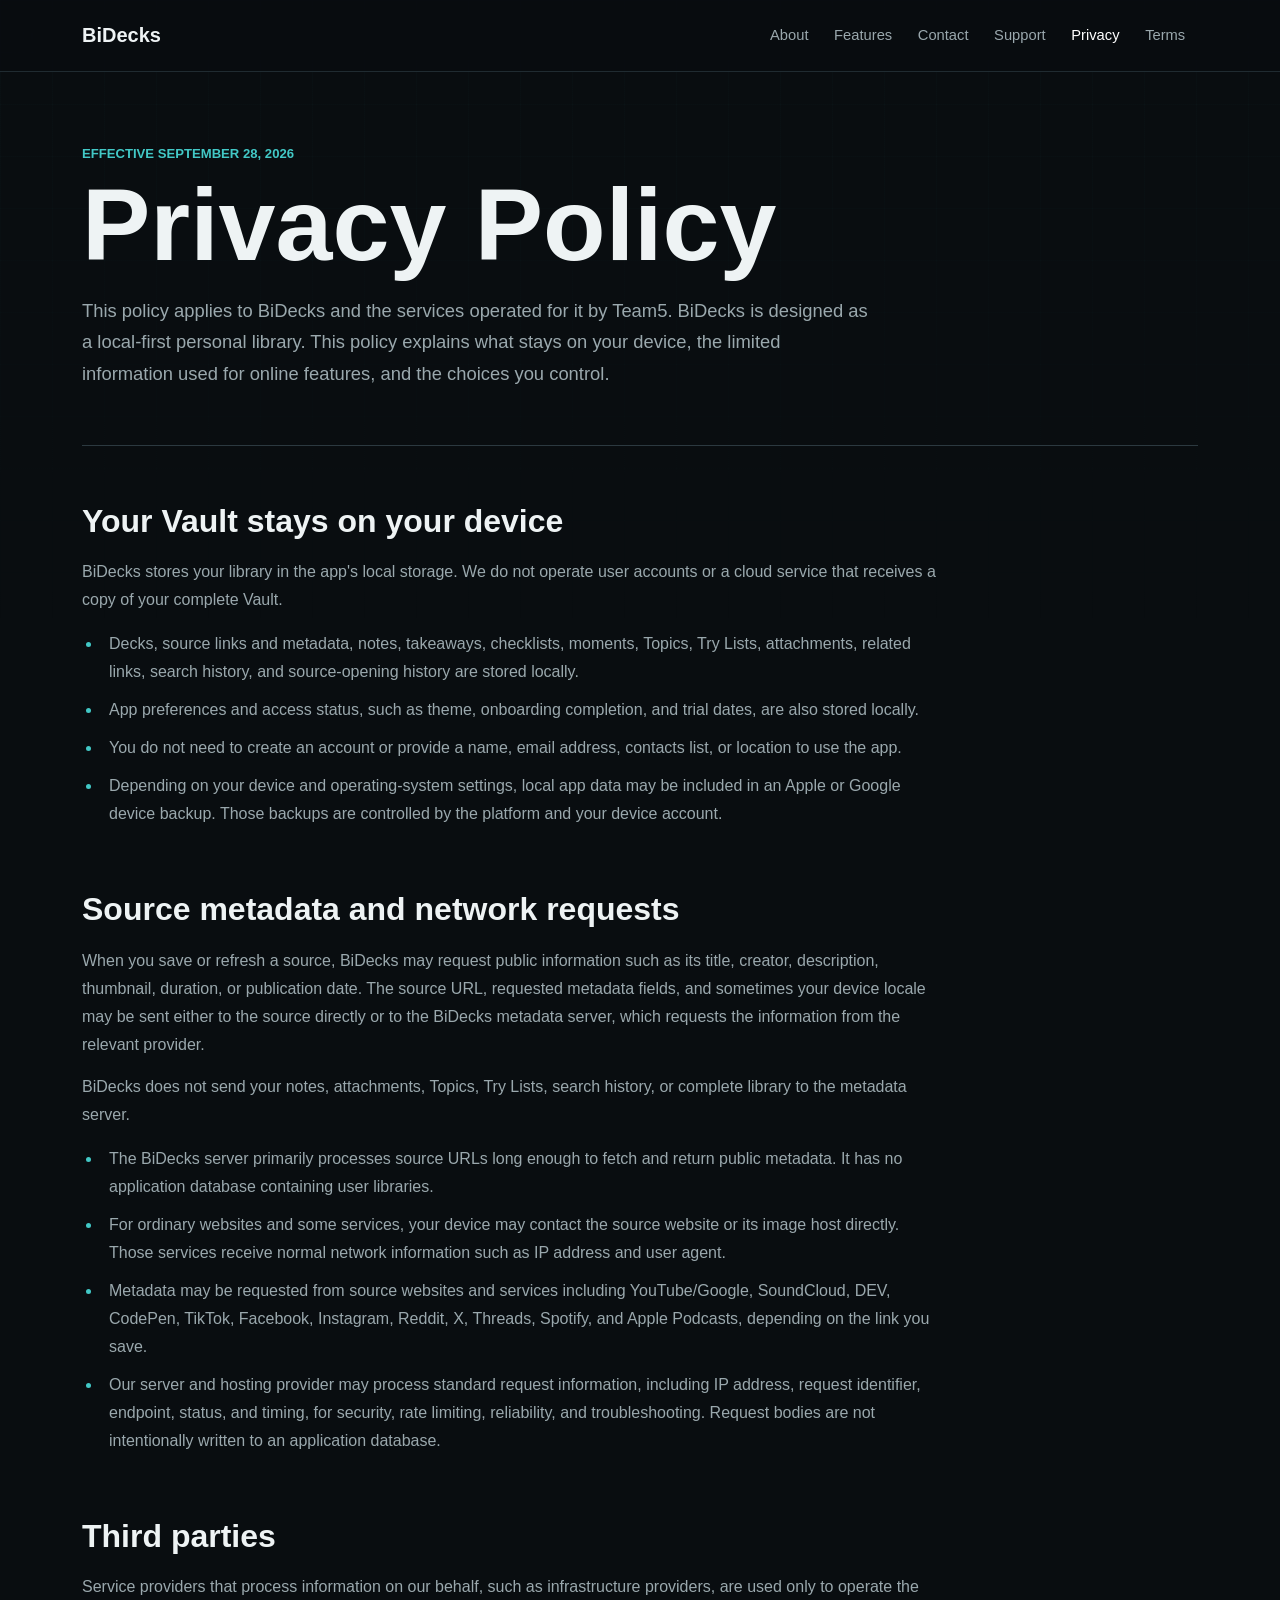
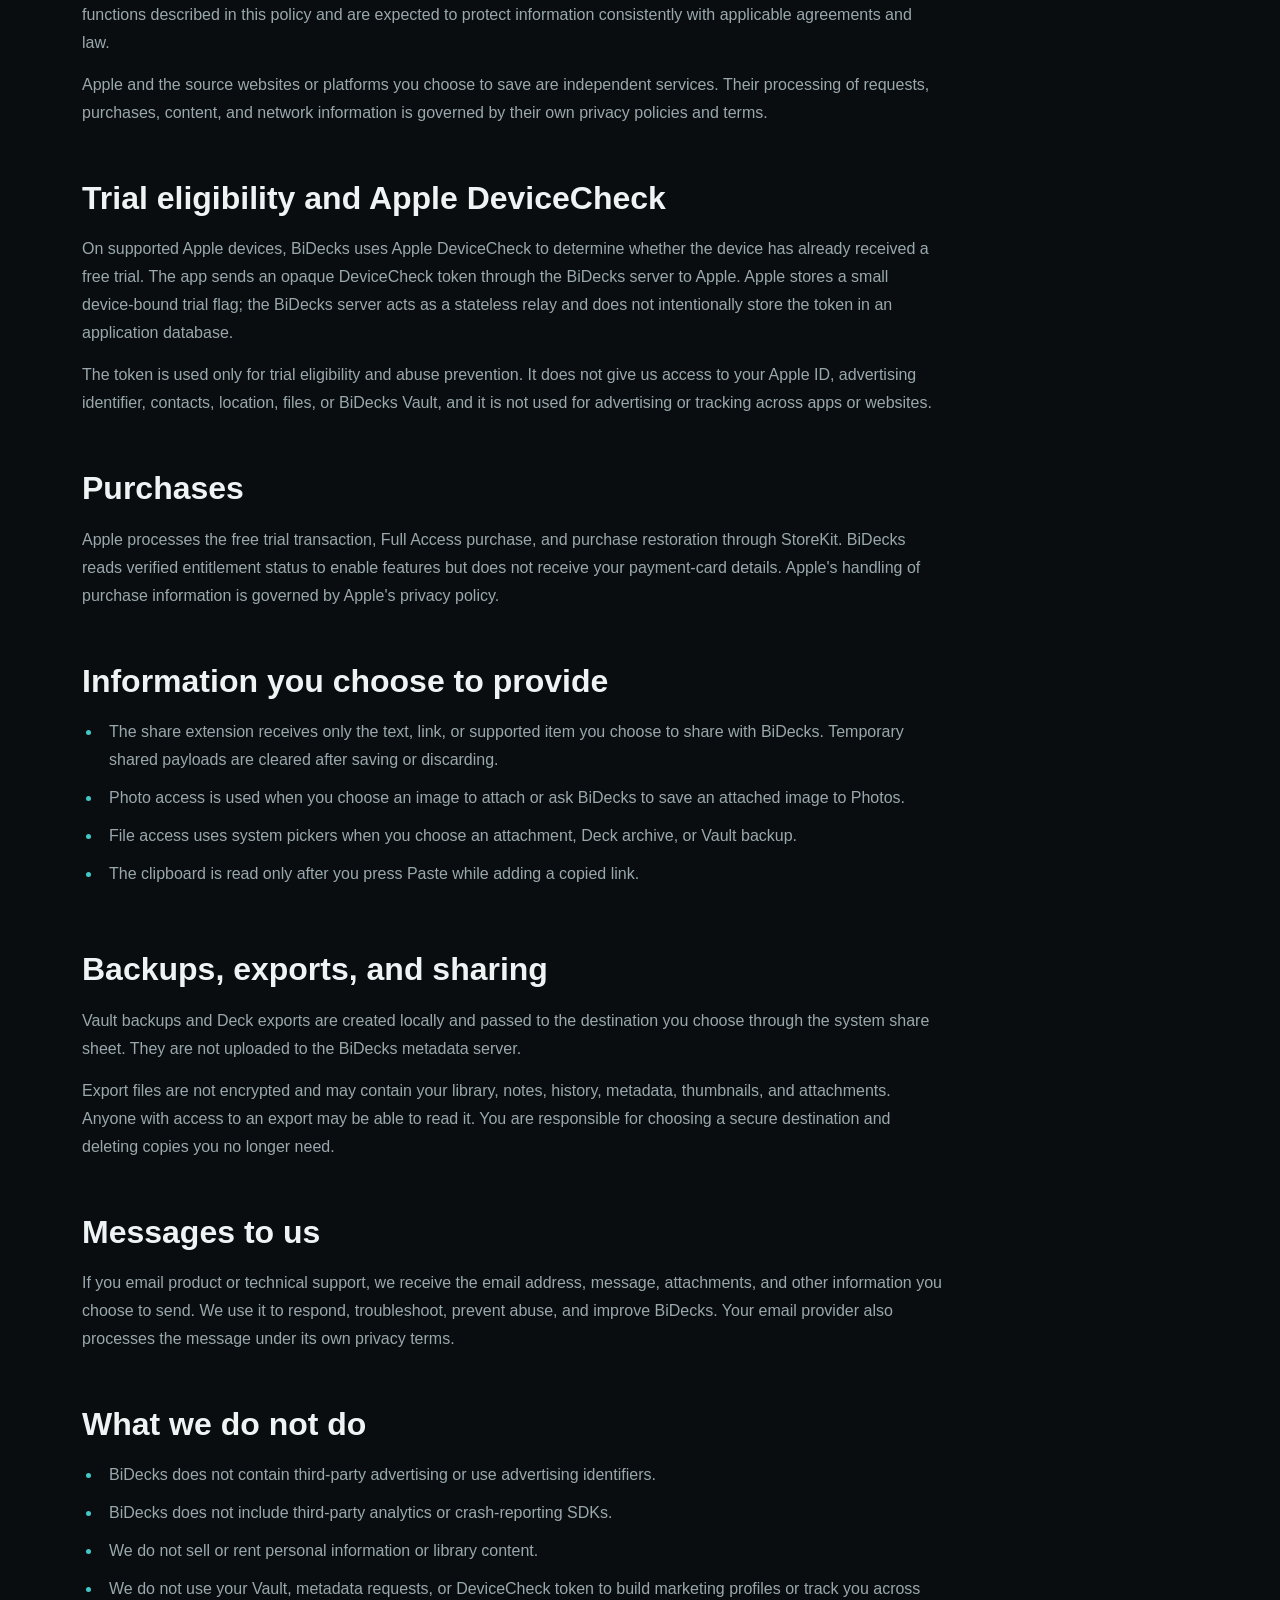
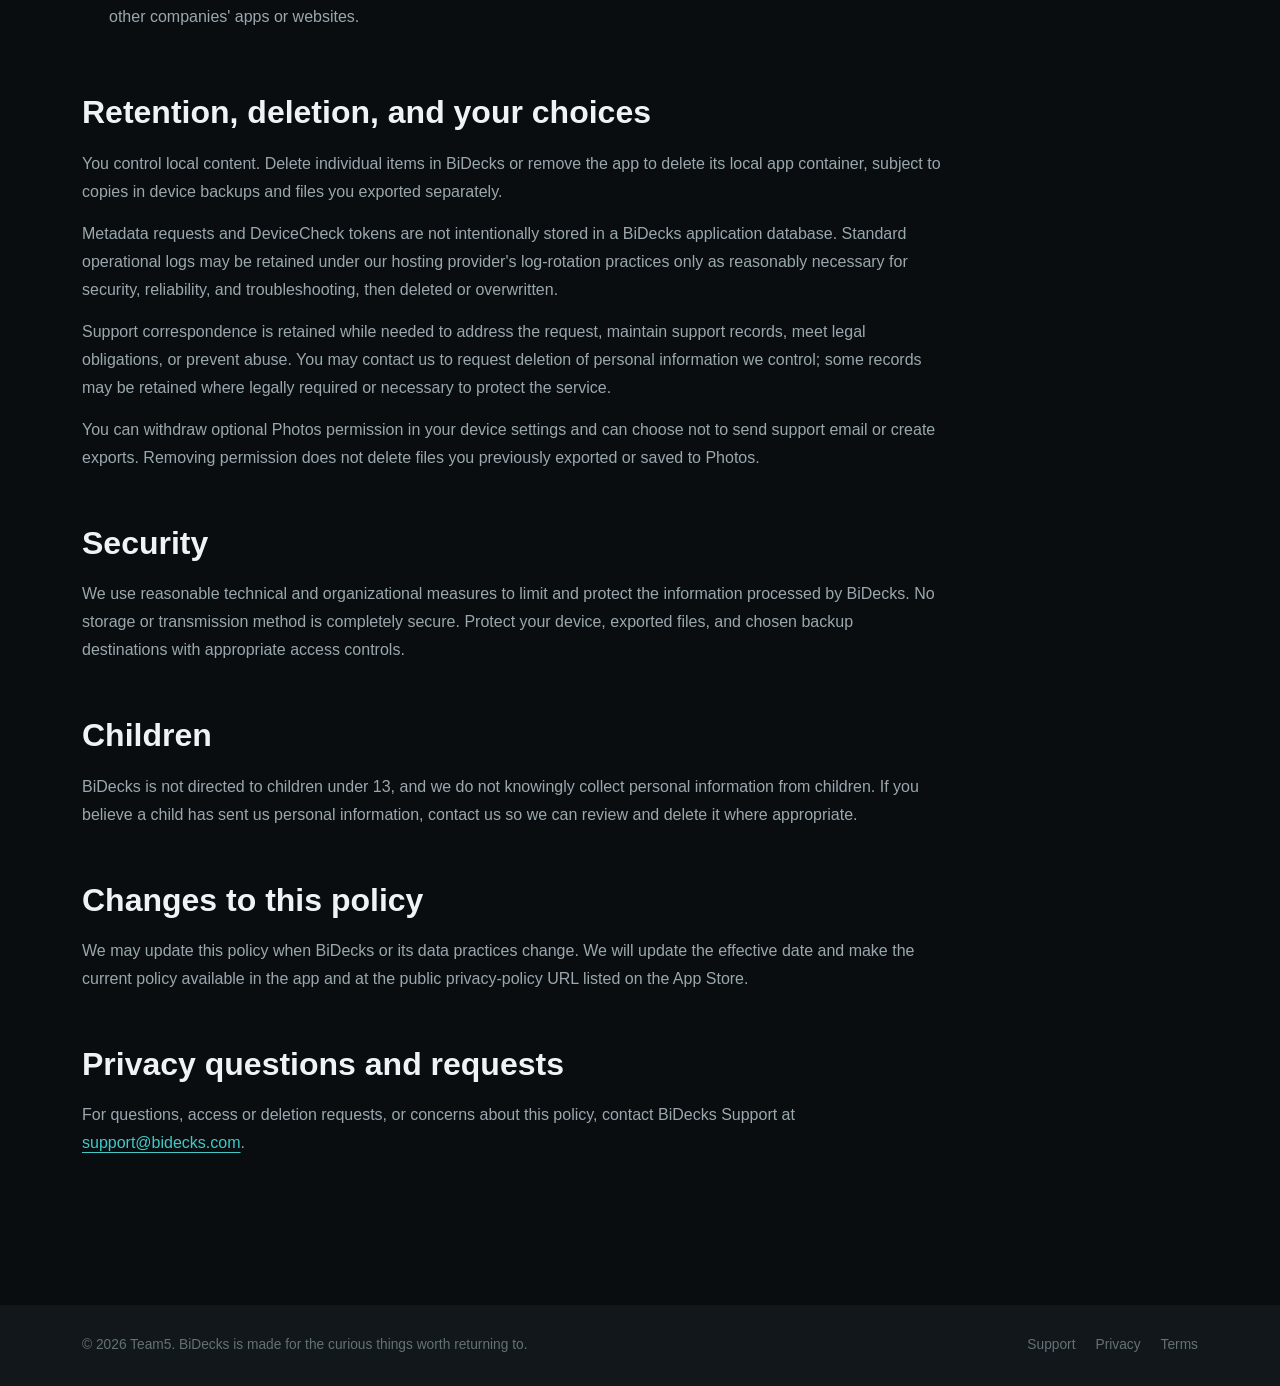
<file: privacy/index.html>
<!doctype html>
<html lang="en" data-bs-theme="dark">
	<head>
		<meta charset="utf-8" />
		<meta name="viewport" content="width=device-width, initial-scale=1" />
		<meta name="theme-color" content="#090d10" />
		<meta name="description" content="BiDecks Privacy Policy" />
		<title>Privacy Policy | BiDecks</title>
		<link
			rel="icon"
			type="image/png"
			sizes="32x32"
			href="../assets/favicon-32.png"
		/>
		<link rel="apple-touch-icon" href="../apple-touch-icon.png" />
		<link
			href="https://cdn.jsdelivr.net/npm/bootstrap@5.3.8/dist/css/bootstrap.min.css"
			rel="stylesheet"
			integrity="sha384-sRIl4kxILFvY47J16cr9ZwB07vP4J8+LH7qKQnuqkuIAvNWLzeN8tE5YBujZqJLB"
			crossorigin="anonymous"
		/>
		<link href="../assets/css/styles.css" rel="stylesheet" />
	</head>
	<body>
		<a class="skip-link" href="#main-content">Skip to content</a>
		<nav class="navbar navbar-expand-lg fixed-top" aria-label="Main navigation">
			<div class="container-xl">
				<a class="navbar-brand" href="/">BiDecks</a>
				<button
					class="navbar-toggler"
					type="button"
					data-bs-toggle="collapse"
					data-bs-target="#mainNav"
					aria-controls="mainNav"
					aria-expanded="false"
					aria-label="Toggle navigation"
				>
					<span class="navbar-toggler-icon"></span>
				</button>
				<div class="collapse navbar-collapse" id="mainNav">
					<ul class="navbar-nav ms-auto align-items-lg-center">
						<li class="nav-item">
							<a class="nav-link" href="/#about">About</a>
						</li>
						<li class="nav-item">
							<a class="nav-link" href="/#features">Features</a>
						</li>
						<li class="nav-item">
							<a class="nav-link" href="/#contact">Contact</a>
						</li>
						<li class="nav-item">
							<a class="nav-link" href="/support">Support</a>
						</li>
						<li class="nav-item">
							<a class="nav-link active" aria-current="page" href="/privacy"
								>Privacy</a
							>
						</li>
						<li class="nav-item">
							<a class="nav-link" href="/terms">Terms</a>
						</li>
					</ul>
				</div>
			</div>
		</nav>

		<main class="legal-main" id="main-content">
			<div class="container-xl">
				<header class="legal-header">
					<p class="legal-meta">Effective September 28, 2026</p>
					<h1>Privacy Policy</h1>
					<p class="legal-intro">
						This policy applies to BiDecks and the services operated for it by
						Team5. BiDecks is designed as a local-first personal library. This
						policy explains what stays on your device, the limited information
						used for online features, and the choices you control.
					</p>
				</header>
				<div class="legal-content">
					<section class="legal-section">
						<h2>Your Vault stays on your device</h2>
						<p>
							BiDecks stores your library in the app's local storage. We do not
							operate user accounts or a cloud service that receives a copy of
							your complete Vault.
						</p>
						<ul>
							<li>
								Decks, source links and metadata, notes, takeaways, checklists,
								moments, Topics, Try Lists, attachments, related links, search
								history, and source-opening history are stored locally.
							</li>
							<li>
								App preferences and access status, such as theme, onboarding
								completion, and trial dates, are also stored locally.
							</li>
							<li>
								You do not need to create an account or provide a name, email
								address, contacts list, or location to use the app.
							</li>
							<li>
								Depending on your device and operating-system settings, local
								app data may be included in an Apple or Google device backup.
								Those backups are controlled by the platform and your device
								account.
							</li>
						</ul>
					</section>

					<section class="legal-section">
						<h2>Source metadata and network requests</h2>
						<p>
							When you save or refresh a source, BiDecks may request public
							information such as its title, creator, description, thumbnail,
							duration, or publication date. The source URL, requested metadata
							fields, and sometimes your device locale may be sent either to the
							source directly or to the BiDecks metadata server, which requests
							the information from the relevant provider.
						</p>
						<p>
							BiDecks does not send your notes, attachments, Topics, Try Lists,
							search history, or complete library to the metadata server.
						</p>
						<ul>
							<li>
								The BiDecks server primarily processes source URLs long enough
								to fetch and return public metadata. It has no application
								database containing user libraries.
							</li>
							<li>
								For ordinary websites and some services, your device may contact
								the source website or its image host directly. Those services
								receive normal network information such as IP address and user
								agent.
							</li>
							<li>
								Metadata may be requested from source websites and services
								including YouTube/Google, SoundCloud, DEV, CodePen, TikTok,
								Facebook, Instagram, Reddit, X, Threads, Spotify, and Apple
								Podcasts, depending on the link you save.
							</li>
							<li>
								Our server and hosting provider may process standard request
								information, including IP address, request identifier, endpoint,
								status, and timing, for security, rate limiting, reliability,
								and troubleshooting. Request bodies are not intentionally
								written to an application database.
							</li>
						</ul>
					</section>

					<section class="legal-section">
						<h2>Third parties</h2>
						<p>
							Service providers that process information on our behalf, such as
							infrastructure providers, are used only to operate the functions
							described in this policy and are expected to protect information
							consistently with applicable agreements and law.
						</p>
						<p>
							Apple and the source websites or platforms you choose to save are
							independent services. Their processing of requests, purchases,
							content, and network information is governed by their own privacy
							policies and terms.
						</p>
					</section>

					<section class="legal-section">
						<h2>Trial eligibility and Apple DeviceCheck</h2>
						<p>
							On supported Apple devices, BiDecks uses Apple DeviceCheck to
							determine whether the device has already received a free trial.
							The app sends an opaque DeviceCheck token through the BiDecks
							server to Apple. Apple stores a small device-bound trial flag; the
							BiDecks server acts as a stateless relay and does not
							intentionally store the token in an application database.
						</p>
						<p>
							The token is used only for trial eligibility and abuse prevention.
							It does not give us access to your Apple ID, advertising
							identifier, contacts, location, files, or BiDecks Vault, and it is
							not used for advertising or tracking across apps or websites.
						</p>
					</section>

					<section class="legal-section">
						<h2>Purchases</h2>
						<p>
							Apple processes the free trial transaction, Full Access purchase,
							and purchase restoration through StoreKit. BiDecks reads verified
							entitlement status to enable features but does not receive your
							payment-card details. Apple's handling of purchase information is
							governed by Apple's privacy policy.
						</p>
					</section>

					<section class="legal-section">
						<h2>Information you choose to provide</h2>
						<ul>
							<li>
								The share extension receives only the text, link, or supported
								item you choose to share with BiDecks. Temporary shared payloads
								are cleared after saving or discarding.
							</li>
							<li>
								Photo access is used when you choose an image to attach or ask
								BiDecks to save an attached image to Photos.
							</li>
							<li>
								File access uses system pickers when you choose an attachment,
								Deck archive, or Vault backup.
							</li>
							<li>
								The clipboard is read only after you press Paste while adding a
								copied link.
							</li>
						</ul>
					</section>

					<section class="legal-section">
						<h2>Backups, exports, and sharing</h2>
						<p>
							Vault backups and Deck exports are created locally and passed to
							the destination you choose through the system share sheet. They
							are not uploaded to the BiDecks metadata server.
						</p>
						<p>
							Export files are not encrypted and may contain your library,
							notes, history, metadata, thumbnails, and attachments. Anyone with
							access to an export may be able to read it. You are responsible
							for choosing a secure destination and deleting copies you no
							longer need.
						</p>
					</section>

					<section class="legal-section">
						<h2>Messages to us</h2>
						<p>
							If you email product or technical support, we receive the email
							address, message, attachments, and other information you choose to
							send. We use it to respond, troubleshoot, prevent abuse, and
							improve BiDecks. Your email provider also processes the message
							under its own privacy terms.
						</p>
					</section>

					<section class="legal-section">
						<h2>What we do not do</h2>
						<ul>
							<li>
								BiDecks does not contain third-party advertising or use
								advertising identifiers.
							</li>
							<li>
								BiDecks does not include third-party analytics or
								crash-reporting SDKs.
							</li>
							<li>
								We do not sell or rent personal information or library content.
							</li>
							<li>
								We do not use your Vault, metadata requests, or DeviceCheck
								token to build marketing profiles or track you across other
								companies' apps or websites.
							</li>
						</ul>
					</section>

					<section class="legal-section">
						<h2>Retention, deletion, and your choices</h2>
						<p>
							You control local content. Delete individual items in BiDecks or
							remove the app to delete its local app container, subject to
							copies in device backups and files you exported separately.
						</p>
						<p>
							Metadata requests and DeviceCheck tokens are not intentionally
							stored in a BiDecks application database. Standard operational
							logs may be retained under our hosting provider's log-rotation
							practices only as reasonably necessary for security, reliability,
							and troubleshooting, then deleted or overwritten.
						</p>
						<p>
							Support correspondence is retained while needed to address the
							request, maintain support records, meet legal obligations, or
							prevent abuse. You may contact us to request deletion of personal
							information we control; some records may be retained where legally
							required or necessary to protect the service.
						</p>
						<p>
							You can withdraw optional Photos permission in your device
							settings and can choose not to send support email or create
							exports. Removing permission does not delete files you previously
							exported or saved to Photos.
						</p>
					</section>

					<section class="legal-section">
						<h2>Security</h2>
						<p>
							We use reasonable technical and organizational measures to limit
							and protect the information processed by BiDecks. No storage or
							transmission method is completely secure. Protect your device,
							exported files, and chosen backup destinations with appropriate
							access controls.
						</p>
					</section>
					<section class="legal-section">
						<h2>Children</h2>
						<p>
							BiDecks is not directed to children under 13, and we do not
							knowingly collect personal information from children. If you
							believe a child has sent us personal information, contact us so we
							can review and delete it where appropriate.
						</p>
					</section>
					<section class="legal-section">
						<h2>Changes to this policy</h2>
						<p>
							We may update this policy when BiDecks or its data practices
							change. We will update the effective date and make the current
							policy available in the app and at the public privacy-policy URL
							listed on the App Store.
						</p>
					</section>
					<section class="legal-section">
						<h2>Privacy questions and requests</h2>
						<p>
							For questions, access or deletion requests, or concerns about this
							policy, contact BiDecks Support at
							<a
								href="mailto:support@bidecks.com?subject=BiDecks%20privacy%20request"
								>support@bidecks.com</a
							>.
						</p>
					</section>
				</div>
			</div>
		</main>

		<footer class="site-footer">
			<div
				class="container-xl d-flex flex-column flex-md-row justify-content-between gap-3"
			>
				<p>
					&copy; 2026 Team5. BiDecks is made for the curious things worth
					returning to.
				</p>
				<div class="footer-links">
					<a href="https://bidecks.com/support">Support</a>
					<a href="https://bidecks.com/privacy">Privacy</a
					><a href="https://bidecks.com/terms">Terms</a>
				</div>
			</div>
		</footer>
		<script
			src="https://cdn.jsdelivr.net/npm/bootstrap@5.3.8/dist/js/bootstrap.bundle.min.js"
			integrity="sha384-FKyoEForCGlyvwx9Hj09JcYn3nv7wiPVlz7YYwJrWVcXK/BmnVDxM+D2scQbITxI"
			crossorigin="anonymous"
		></script>
		<script src="../assets/js/main.js"></script>
	</body>
</html>
</file>
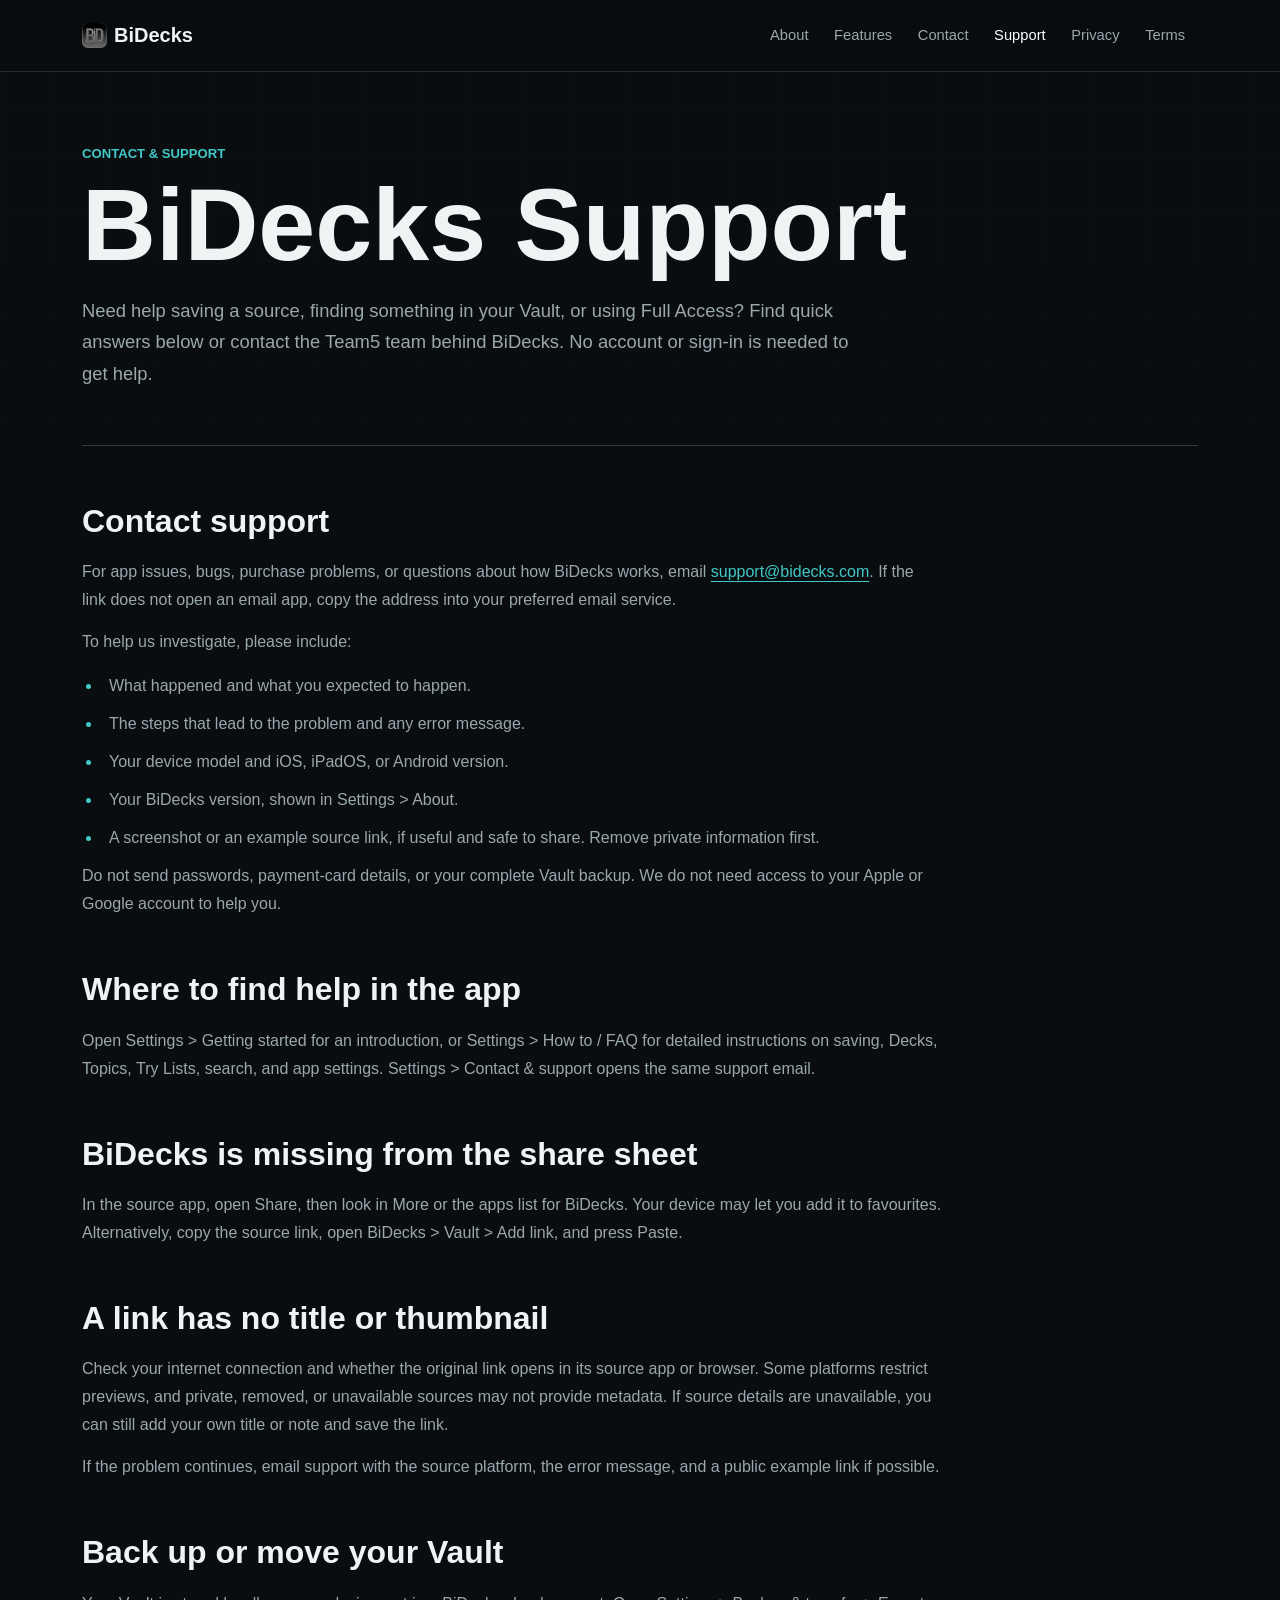
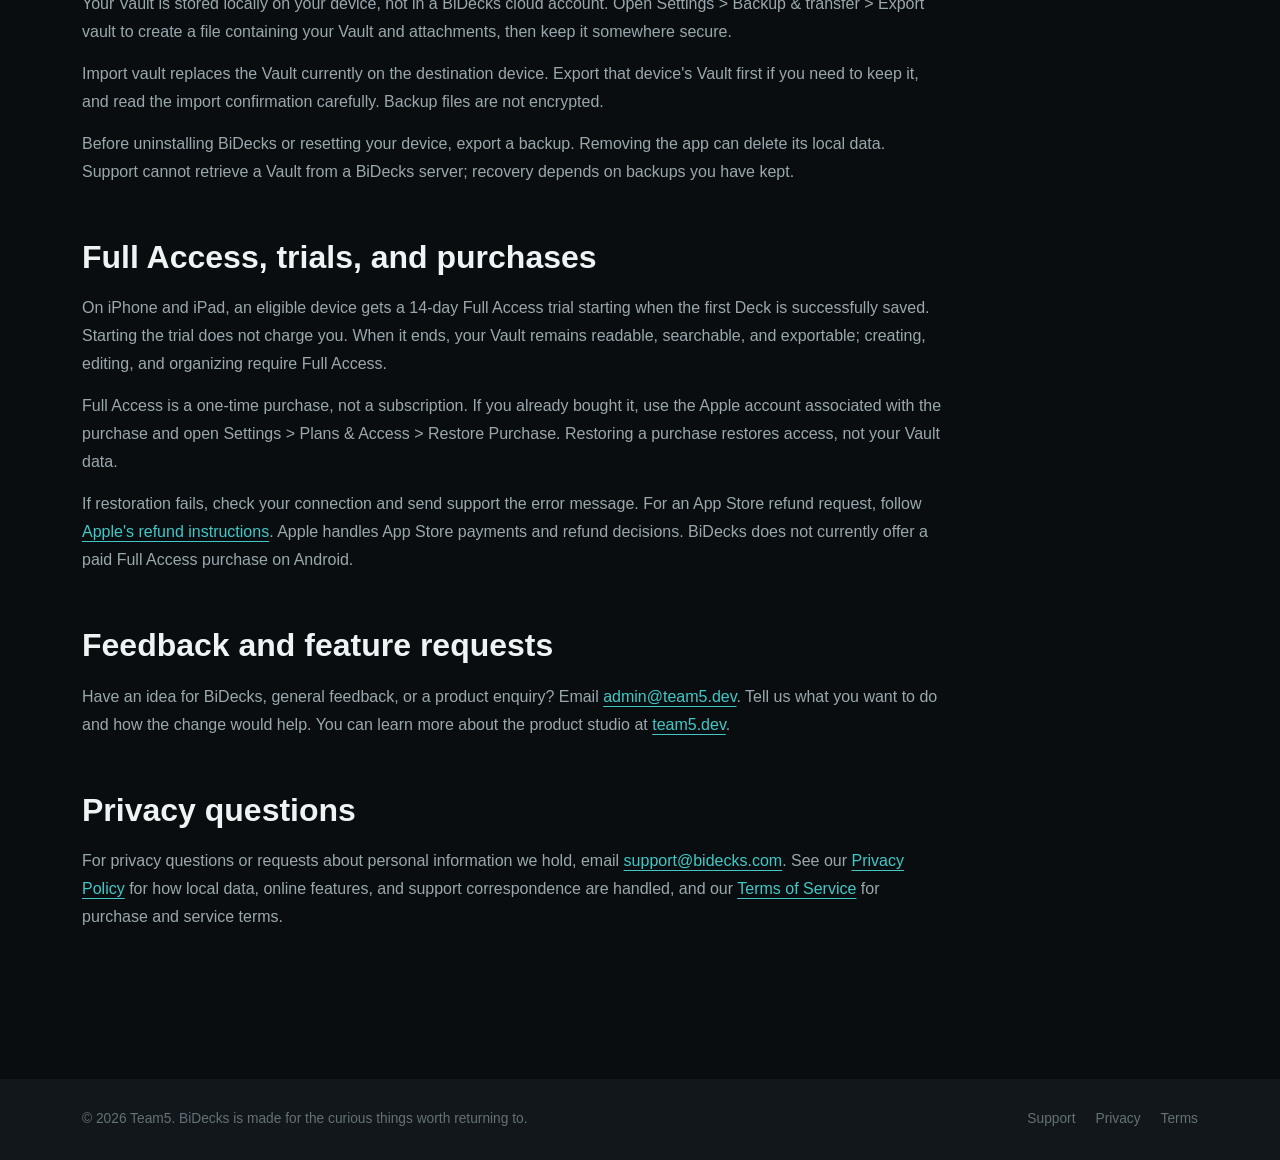
<file: support/index.html>
<!doctype html>
<html lang="en" data-bs-theme="dark">
	<head>
		<meta charset="utf-8" />
		<meta name="viewport" content="width=device-width, initial-scale=1" />
		<meta name="theme-color" content="#090d10" />
		<meta
			name="description"
			content="Get help with BiDecks: contact support, troubleshoot saving links, back up your Vault, and restore Full Access purchases."
		/>
		<title>Support | BiDecks</title>
		<link rel="canonical" href="https://bidecks.com/support" />
		<link rel="icon" type="image/png" sizes="32x32" href="/assets/favicon-32.png" />
		<link rel="apple-touch-icon" href="/apple-touch-icon.png" />
		<link
			href="https://cdn.jsdelivr.net/npm/bootstrap@5.3.8/dist/css/bootstrap.min.css"
			rel="stylesheet"
			integrity="sha384-sRIl4kxILFvY47J16cr9ZwB07vP4J8+LH7qKQnuqkuIAvNWLzeN8tE5YBujZqJLB"
			crossorigin="anonymous"
		/>
		<link href="/assets/css/styles.css" rel="stylesheet" />
	</head>
	<body>
		<a class="skip-link" href="#main-content">Skip to content</a>
		<nav class="navbar navbar-expand-lg fixed-top" aria-label="Main navigation">
			<div class="container-xl">
				<a class="navbar-brand" href="/" aria-label="BiDecks home">
					<img src="/assets/images/BiD-icon-site.png" alt="" />
					<span>BiDecks</span>
				</a>
				<button
					class="navbar-toggler"
					type="button"
					data-bs-toggle="collapse"
					data-bs-target="#mainNav"
					aria-controls="mainNav"
					aria-expanded="false"
					aria-label="Toggle navigation"
				>
					<span class="navbar-toggler-icon"></span>
				</button>
				<div class="collapse navbar-collapse" id="mainNav">
					<ul class="navbar-nav ms-auto align-items-lg-center">
						<li class="nav-item"><a class="nav-link" href="/#about">About</a></li>
						<li class="nav-item"><a class="nav-link" href="/#features">Features</a></li>
						<li class="nav-item"><a class="nav-link" href="/#contact">Contact</a></li>
						<li class="nav-item">
							<a class="nav-link active" aria-current="page" href="/support">Support</a>
						</li>
						<li class="nav-item"><a class="nav-link" href="/privacy">Privacy</a></li>
						<li class="nav-item"><a class="nav-link" href="/terms">Terms</a></li>
					</ul>
				</div>
			</div>
		</nav>

		<main class="legal-main" id="main-content">
			<div class="container-xl">
				<header class="legal-header">
					<p class="legal-meta">Contact &amp; support</p>
					<h1>BiDecks Support</h1>
					<p class="legal-intro">
						Need help saving a source, finding something in your Vault, or
						using Full Access? Find quick answers below or contact the Team5
						team behind BiDecks. No account or sign-in is needed to get help.
					</p>
				</header>
				<div class="legal-content">
					<section class="legal-section" id="contact-support">
						<h2>Contact support</h2>
						<p>
							For app issues, bugs, purchase problems, or questions about how
							BiDecks works, email
							<a href="mailto:support@bidecks.com?subject=BiDecks%20technical%20support">support@bidecks.com</a>.
							If the link does not open an email app, copy the address into
							your preferred email service.
						</p>
						<p>To help us investigate, please include:</p>
						<ul>
							<li>What happened and what you expected to happen.</li>
							<li>The steps that lead to the problem and any error message.</li>
							<li>Your device model and iOS, iPadOS, or Android version.</li>
							<li>Your BiDecks version, shown in Settings &gt; About.</li>
							<li>
								A screenshot or an example source link, if useful and safe to
								share. Remove private information first.
							</li>
						</ul>
						<p>
							Do not send passwords, payment-card details, or your complete
							Vault backup. We do not need access to your Apple or Google
							account to help you.
						</p>
					</section>

					<section class="legal-section" id="quick-help">
						<h2>Where to find help in the app</h2>
						<p>
							Open Settings &gt; Getting started for an introduction, or
							Settings &gt; How to / FAQ for detailed instructions on saving,
							Decks, Topics, Try Lists, search, and app settings.
							Settings &gt; Contact &amp; support opens the same support email.
						</p>
					</section>

					<section class="legal-section">
						<h2>BiDecks is missing from the share sheet</h2>
						<p>
							In the source app, open Share, then look in More or the apps
							list for BiDecks. Your device may let you add it to favourites.
							Alternatively, copy the source link, open BiDecks &gt; Vault &gt;
							Add link, and press Paste.
						</p>
					</section>

					<section class="legal-section">
						<h2>A link has no title or thumbnail</h2>
						<p>
							Check your internet connection and whether the original link
							opens in its source app or browser. Some platforms restrict
							previews, and private, removed, or unavailable sources may not
							provide metadata. If source details are unavailable, you can
							still add your own title or note and save the link.
						</p>
						<p>
							If the problem continues, email support with the source platform,
							the error message, and a public example link if possible.
						</p>
					</section>

					<section class="legal-section">
						<h2>Back up or move your Vault</h2>
						<p>
							Your Vault is stored locally on your device, not in a BiDecks
							cloud account. Open Settings &gt; Backup &amp; transfer &gt;
							Export vault to create a file containing your Vault and
							attachments, then keep it somewhere secure.
						</p>
						<p>
							Import vault replaces the Vault currently on the destination
							device. Export that device's Vault first if you need to keep it,
							and read the import confirmation carefully. Backup files are
							not encrypted.
						</p>
						<p>
							Before uninstalling BiDecks or resetting your device, export a
							backup. Removing the app can delete its local data. Support
							cannot retrieve a Vault from a BiDecks server; recovery depends
							on backups you have kept.
						</p>
					</section>

					<section class="legal-section">
						<h2>Full Access, trials, and purchases</h2>
						<p>
							On iPhone and iPad, an eligible device gets a 14-day Full Access
							trial starting when the first Deck is successfully saved.
							Starting the trial does not charge you. When it ends, your Vault
							remains readable, searchable, and exportable; creating, editing,
							and organizing require Full Access.
						</p>
						<p>
							Full Access is a one-time purchase, not a subscription.
							If you already bought it, use the Apple account associated with
							the purchase and open Settings &gt; Plans &amp; Access &gt;
							Restore Purchase. Restoring a purchase restores access, not
							your Vault data.
						</p>
						<p>
							If restoration fails, check your connection and send support
							the error message. For an App Store refund request, follow
							<a href="https://support.apple.com/en-us/118223">Apple's refund instructions</a>.
							Apple handles App Store payments and refund decisions.
							BiDecks does not currently offer a paid Full Access purchase on Android.
						</p>
					</section>

					<section class="legal-section">
						<h2>Feedback and feature requests</h2>
						<p>
							Have an idea for BiDecks, general feedback, or a product enquiry?
							Email
							<a href="mailto:admin@team5.dev?subject=BiDecks%20product%20idea">admin@team5.dev</a>.
							Tell us what you want to do and how the change would help.
							You can learn more about the product studio at
							<a href="https://team5.dev" target="_blank" rel="noopener noreferrer">team5.dev</a>.
						</p>
					</section>

					<section class="legal-section">
						<h2>Privacy questions</h2>
						<p>
							For privacy questions or requests about personal information
							we hold, email
							<a href="mailto:support@bidecks.com?subject=BiDecks%20privacy%20request">support@bidecks.com</a>.
							See our <a href="/privacy">Privacy Policy</a> for how local data,
							online features, and support correspondence are handled, and
							our <a href="/terms">Terms of Service</a> for purchase and service terms.
						</p>
					</section>
				</div>
			</div>
		</main>

		<footer class="site-footer">
			<div class="container-xl d-flex flex-column flex-md-row justify-content-between gap-3">
				<p>&copy; 2026 Team5. BiDecks is made for the curious things worth returning to.</p>
				<div class="footer-links">
					<a href="https://bidecks.com/support" aria-current="page">Support</a>
					<a href="https://bidecks.com/privacy">Privacy</a>
					<a href="https://bidecks.com/terms">Terms</a>
				</div>
			</div>
		</footer>
		<script
			src="https://cdn.jsdelivr.net/npm/bootstrap@5.3.8/dist/js/bootstrap.bundle.min.js"
			integrity="sha384-FKyoEForCGlyvwx9Hj09JcYn3nv7wiPVlz7YYwJrWVcXK/BmnVDxM+D2scQbITxI"
			crossorigin="anonymous"
		></script>
		<script src="/assets/js/main.js"></script>
	</body>
</html>
</file>
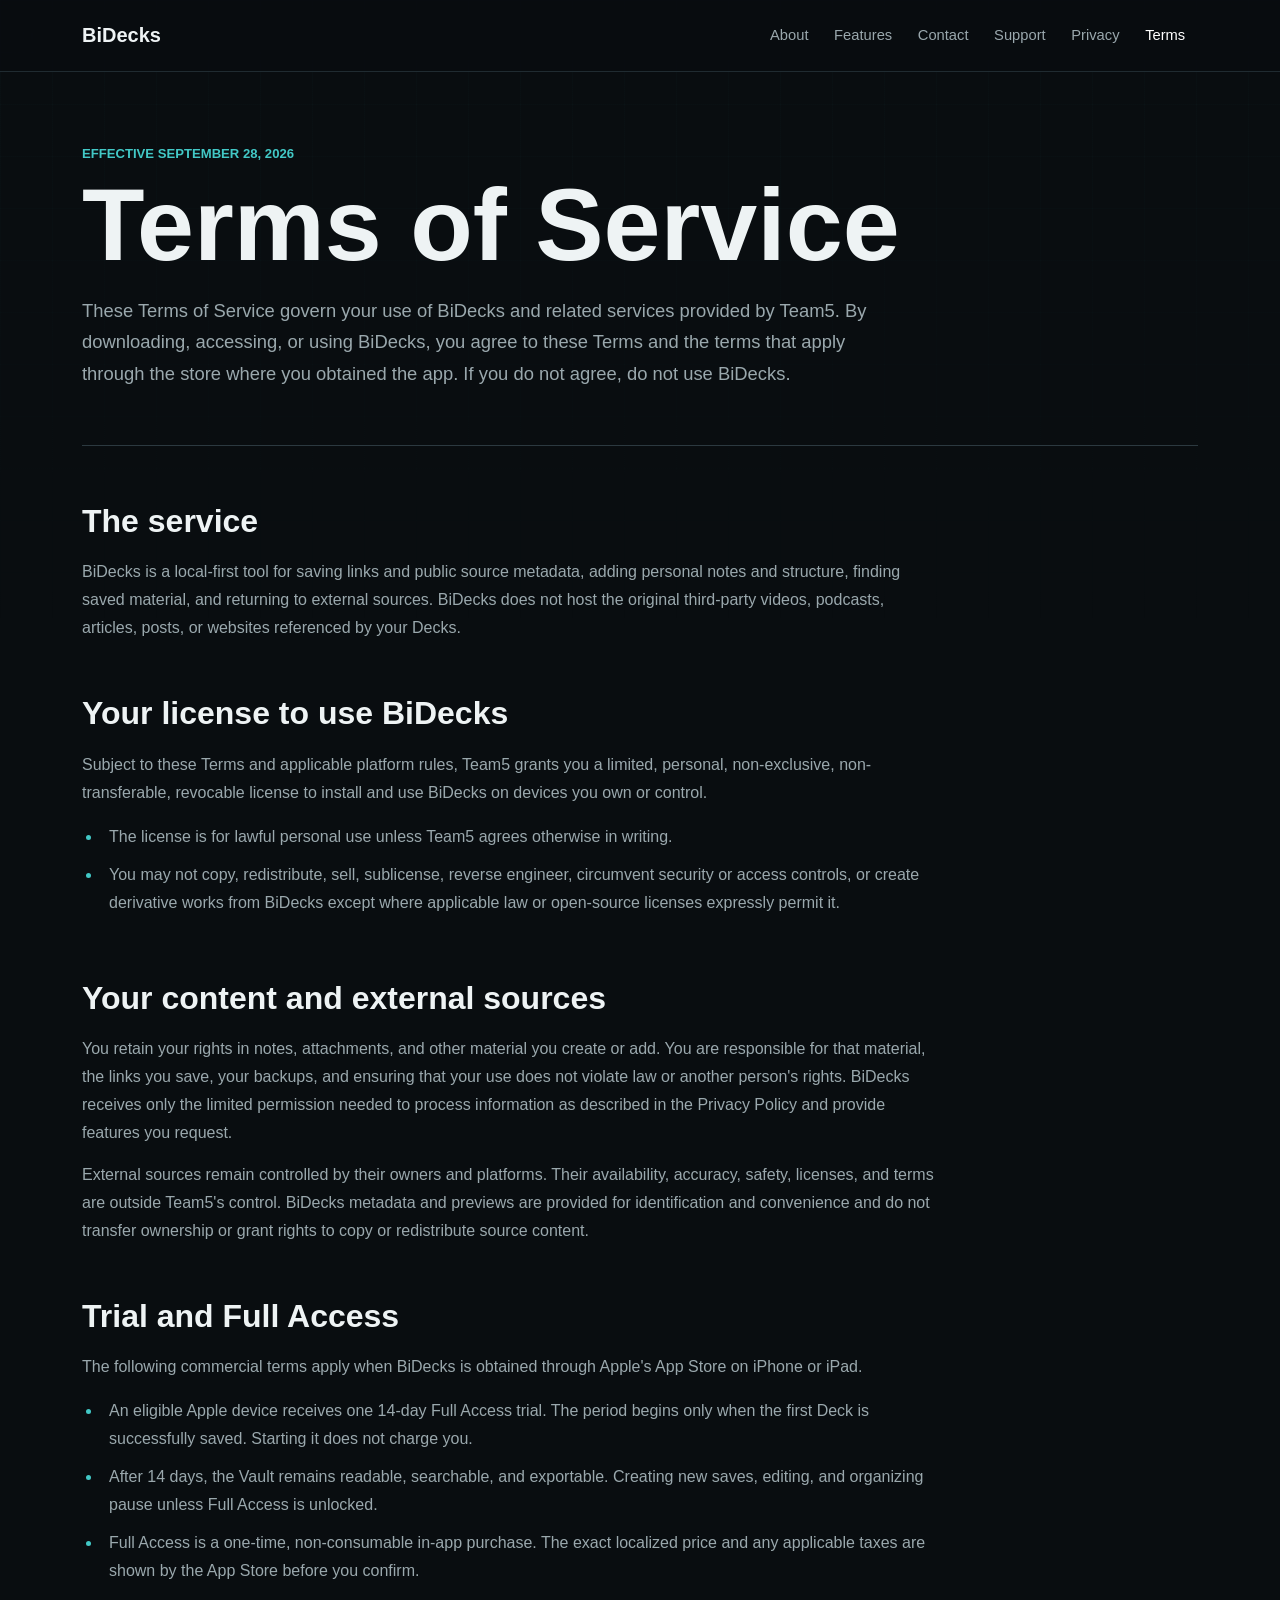
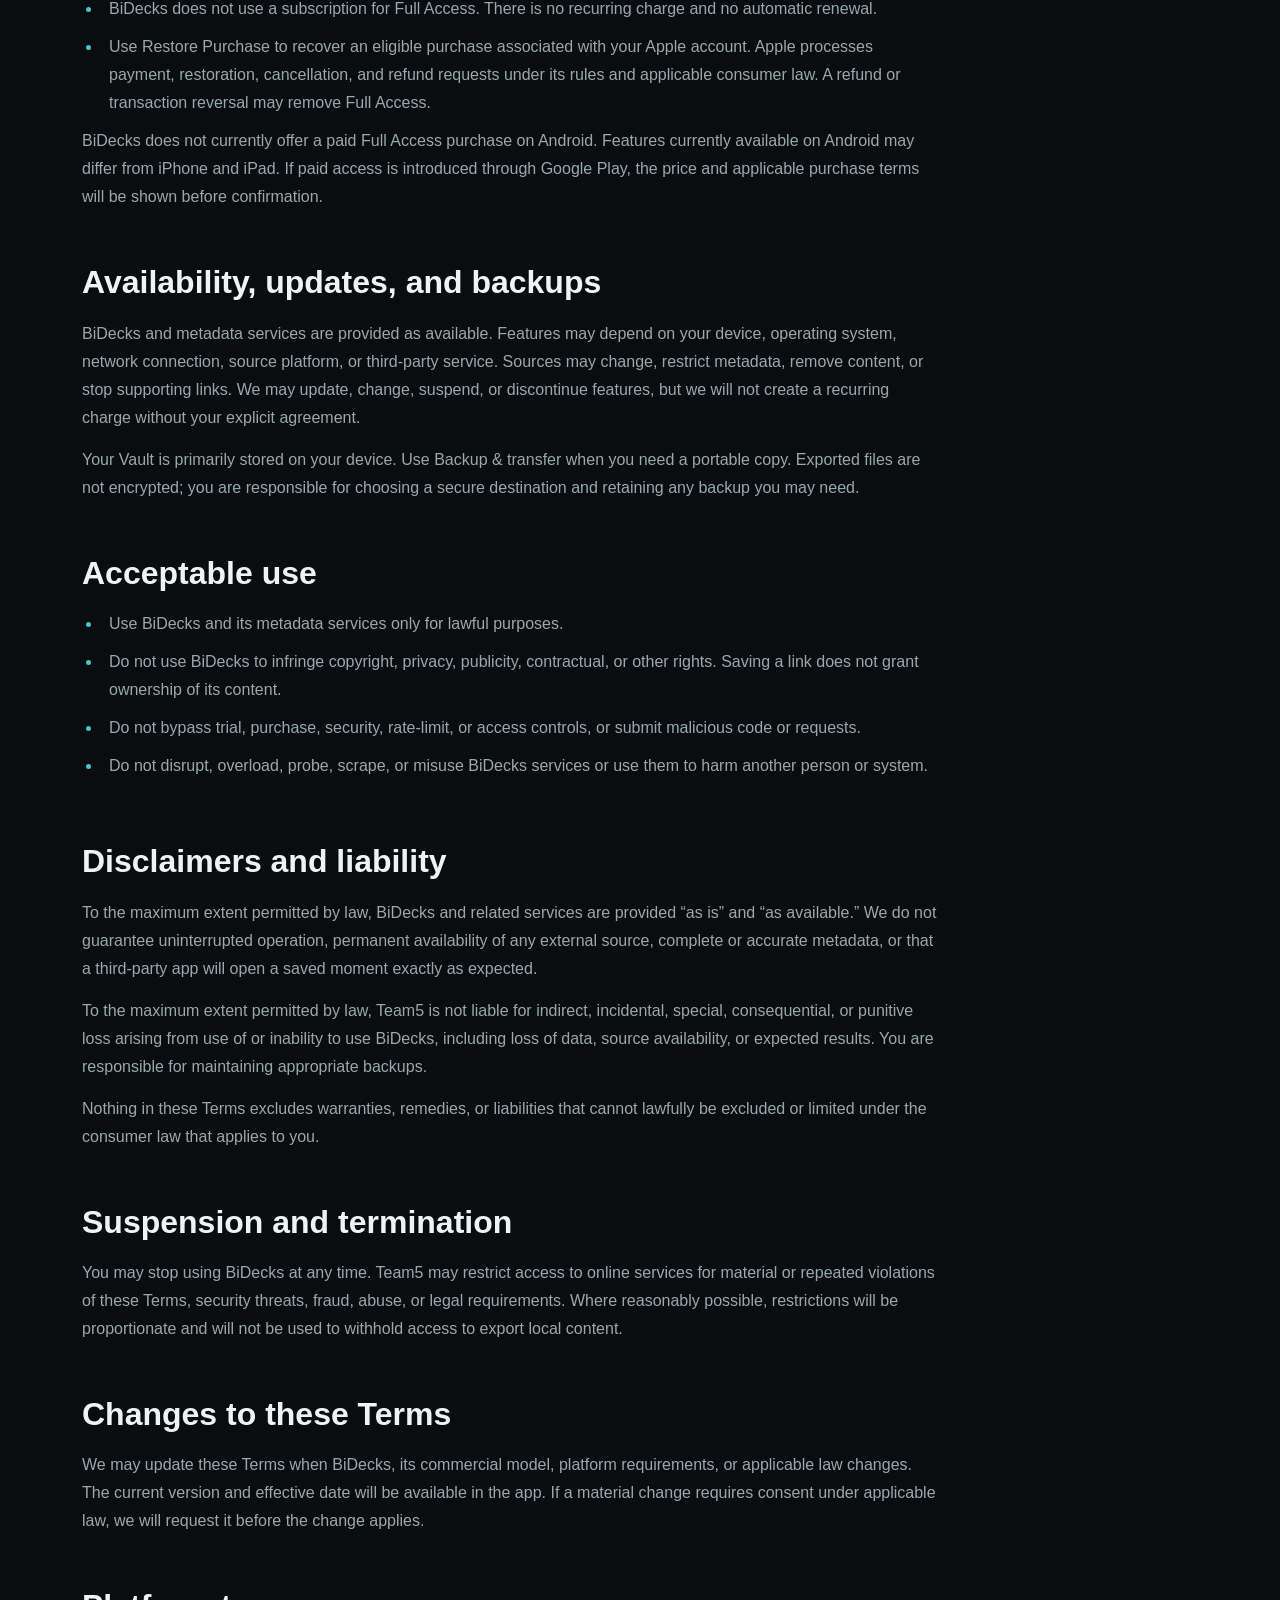
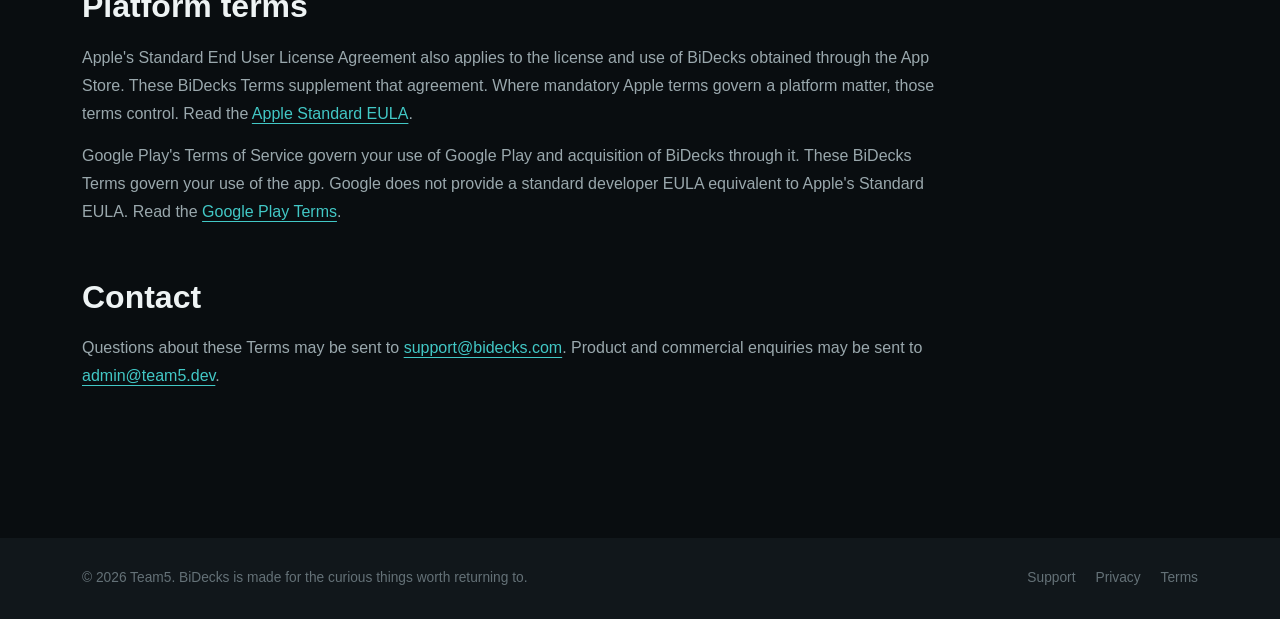
<file: terms/index.html>
<!DOCTYPE html>
<html lang="en" data-bs-theme="dark">
	<head>
		<meta charset="utf-8">
		<meta name="viewport" content="width=device-width, initial-scale=1">
		<meta name="theme-color" content="#090d10">
		<meta name="description" content="BiDecks Terms of Service">
		<title>Terms of Service | BiDecks</title>
		<link rel="icon" type="image/png" sizes="32x32" href="../assets/favicon-32.png">
		<link rel="apple-touch-icon" href="../apple-touch-icon.png">
		<link href="https://cdn.jsdelivr.net/npm/bootstrap@5.3.8/dist/css/bootstrap.min.css" rel="stylesheet" integrity="sha384-sRIl4kxILFvY47J16cr9ZwB07vP4J8+LH7qKQnuqkuIAvNWLzeN8tE5YBujZqJLB" crossorigin="anonymous">
		<link href="../assets/css/styles.css" rel="stylesheet">
	</head>
	<body>
		<a class="skip-link" href="#main-content">Skip to content</a>
		<nav class="navbar navbar-expand-lg fixed-top" aria-label="Main navigation">
			<div class="container-xl">
				<a class="navbar-brand" href="/">BiDecks</a>
				<button class="navbar-toggler" type="button" data-bs-toggle="collapse" data-bs-target="#mainNav" aria-controls="mainNav" aria-expanded="false" aria-label="Toggle navigation"><span class="navbar-toggler-icon"></span></button>
				<div class="collapse navbar-collapse" id="mainNav">
					<ul class="navbar-nav ms-auto align-items-lg-center">
						<li class="nav-item"><a class="nav-link" href="/#about">About</a></li>
						<li class="nav-item"><a class="nav-link" href="/#features">Features</a></li>
						<li class="nav-item"><a class="nav-link" href="/#contact">Contact</a></li>
						<li class="nav-item"><a class="nav-link" href="/support">Support</a></li>
						<li class="nav-item"><a class="nav-link" href="/privacy">Privacy</a></li>
						<li class="nav-item"><a class="nav-link active" aria-current="page" href="/terms">Terms</a></li>
					</ul>
				</div>
			</div>
		</nav>

		<main class="legal-main" id="main-content">
			<div class="container-xl">
				<header class="legal-header">
					<p class="legal-meta">Effective September 28, 2026</p>
					<h1>Terms of Service</h1>
					<p class="legal-intro">These Terms of Service govern your use of BiDecks and related services provided by Team5. By downloading, accessing, or using BiDecks, you agree to these Terms and the terms that apply through the store where you obtained the app. If you do not agree, do not use BiDecks.</p>
				</header>
				<div class="legal-content">
					<section class="legal-section"><h2>The service</h2><p>BiDecks is a local-first tool for saving links and public source metadata, adding personal notes and structure, finding saved material, and returning to external sources. BiDecks does not host the original third-party videos, podcasts, articles, posts, or websites referenced by your Decks.</p></section>

					<section class="legal-section">
						<h2>Your license to use BiDecks</h2>
						<p>Subject to these Terms and applicable platform rules, Team5 grants you a limited, personal, non-exclusive, non-transferable, revocable license to install and use BiDecks on devices you own or control.</p>
						<ul>
							<li>The license is for lawful personal use unless Team5 agrees otherwise in writing.</li>
							<li>You may not copy, redistribute, sell, sublicense, reverse engineer, circumvent security or access controls, or create derivative works from BiDecks except where applicable law or open-source licenses expressly permit it.</li>
						</ul>
					</section>

					<section class="legal-section">
						<h2>Your content and external sources</h2>
						<p>You retain your rights in notes, attachments, and other material you create or add. You are responsible for that material, the links you save, your backups, and ensuring that your use does not violate law or another person's rights. BiDecks receives only the limited permission needed to process information as described in the Privacy Policy and provide features you request.</p>
						<p>External sources remain controlled by their owners and platforms. Their availability, accuracy, safety, licenses, and terms are outside Team5's control. BiDecks metadata and previews are provided for identification and convenience and do not transfer ownership or grant rights to copy or redistribute source content.</p>
					</section>

					<section class="legal-section">
						<h2>Trial and Full Access</h2>
						<p>The following commercial terms apply when BiDecks is obtained through Apple's App Store on iPhone or iPad.</p>
						<ul>
							<li>An eligible Apple device receives one 14-day Full Access trial. The period begins only when the first Deck is successfully saved. Starting it does not charge you.</li>
							<li>After 14 days, the Vault remains readable, searchable, and exportable. Creating new saves, editing, and organizing pause unless Full Access is unlocked.</li>
							<li>Full Access is a one-time, non-consumable in-app purchase. The exact localized price and any applicable taxes are shown by the App Store before you confirm.</li>
							<li>BiDecks does not use a subscription for Full Access. There is no recurring charge and no automatic renewal.</li>
							<li>Use Restore Purchase to recover an eligible purchase associated with your Apple account. Apple processes payment, restoration, cancellation, and refund requests under its rules and applicable consumer law. A refund or transaction reversal may remove Full Access.</li>
						</ul>
						<p>BiDecks does not currently offer a paid Full Access purchase on Android. Features currently available on Android may differ from iPhone and iPad. If paid access is introduced through Google Play, the price and applicable purchase terms will be shown before confirmation.</p>
					</section>

					<section class="legal-section">
						<h2>Availability, updates, and backups</h2>
						<p>BiDecks and metadata services are provided as available. Features may depend on your device, operating system, network connection, source platform, or third-party service. Sources may change, restrict metadata, remove content, or stop supporting links. We may update, change, suspend, or discontinue features, but we will not create a recurring charge without your explicit agreement.</p>
						<p>Your Vault is primarily stored on your device. Use Backup &amp; transfer when you need a portable copy. Exported files are not encrypted; you are responsible for choosing a secure destination and retaining any backup you may need.</p>
					</section>

					<section class="legal-section">
						<h2>Acceptable use</h2>
						<ul>
							<li>Use BiDecks and its metadata services only for lawful purposes.</li>
							<li>Do not use BiDecks to infringe copyright, privacy, publicity, contractual, or other rights. Saving a link does not grant ownership of its content.</li>
							<li>Do not bypass trial, purchase, security, rate-limit, or access controls, or submit malicious code or requests.</li>
							<li>Do not disrupt, overload, probe, scrape, or misuse BiDecks services or use them to harm another person or system.</li>
						</ul>
					</section>

					<section class="legal-section">
						<h2>Disclaimers and liability</h2>
						<p>To the maximum extent permitted by law, BiDecks and related services are provided “as is” and “as available.” We do not guarantee uninterrupted operation, permanent availability of any external source, complete or accurate metadata, or that a third-party app will open a saved moment exactly as expected.</p>
						<p>To the maximum extent permitted by law, Team5 is not liable for indirect, incidental, special, consequential, or punitive loss arising from use of or inability to use BiDecks, including loss of data, source availability, or expected results. You are responsible for maintaining appropriate backups.</p>
						<p>Nothing in these Terms excludes warranties, remedies, or liabilities that cannot lawfully be excluded or limited under the consumer law that applies to you.</p>
					</section>

					<section class="legal-section"><h2>Suspension and termination</h2><p>You may stop using BiDecks at any time. Team5 may restrict access to online services for material or repeated violations of these Terms, security threats, fraud, abuse, or legal requirements. Where reasonably possible, restrictions will be proportionate and will not be used to withhold access to export local content.</p></section>
					<section class="legal-section"><h2>Changes to these Terms</h2><p>We may update these Terms when BiDecks, its commercial model, platform requirements, or applicable law changes. The current version and effective date will be available in the app. If a material change requires consent under applicable law, we will request it before the change applies.</p></section>

					<section class="legal-section">
						<h2>Platform terms</h2>
						<p>Apple's Standard End User License Agreement also applies to the license and use of BiDecks obtained through the App Store. These BiDecks Terms supplement that agreement. Where mandatory Apple terms govern a platform matter, those terms control. Read the <a href="https://www.apple.com/legal/internet-services/itunes/dev/stdeula/" target="_blank" rel="noopener noreferrer">Apple Standard EULA</a>.</p>
						<p>Google Play's Terms of Service govern your use of Google Play and acquisition of BiDecks through it. These BiDecks Terms govern your use of the app. Google does not provide a standard developer EULA equivalent to Apple's Standard EULA. Read the <a href="https://play.google.com/about/play-terms/" target="_blank" rel="noopener noreferrer">Google Play Terms</a>.</p>
					</section>

					<section class="legal-section"><h2>Contact</h2><p>Questions about these Terms may be sent to <a href="mailto:support@bidecks.com">support@bidecks.com</a>. Product and commercial enquiries may be sent to <a href="mailto:admin@team5.dev">admin@team5.dev</a>.</p></section>
				</div>
			</div>
		</main>

		<footer class="site-footer"><div class="container-xl d-flex flex-column flex-md-row justify-content-between gap-3"><p>&copy; 2026 Team5. BiDecks is made for the curious things worth returning to.</p><div class="footer-links"><a href="https://bidecks.com/support">Support</a><a href="https://bidecks.com/privacy">Privacy</a><a href="https://bidecks.com/terms">Terms</a></div></div></footer>
		<script src="https://cdn.jsdelivr.net/npm/bootstrap@5.3.8/dist/js/bootstrap.bundle.min.js" integrity="sha384-FKyoEForCGlyvwx9Hj09JcYn3nv7wiPVlz7YYwJrWVcXK/BmnVDxM+D2scQbITxI" crossorigin="anonymous"></script>
		<script src="../assets/js/main.js"></script>
	</body>
</html>
</file>
<file: assets/css/styles.css>
@import url("https://api.fontshare.com/v2/css?f[]=satoshi@400,500,700,900&display=swap");

:root {
	--bg-base: #090d10;
	--bg-surface: #11171b;
	--bg-elevated: #192126;
	--bg-raised: #202b31;
	--border: #2c3940;
	--text: #eef3f4;
	--text-secondary: #9aa8ad;
	--text-tertiary: #647177;
	--accent: #42c8c6;
	--accent-pressed: #239c9a;
	--warm: #d97845;
	--info: #6fa6c8;
	--success: #63b887;
	--font-ui: "Satoshi", sans-serif;
	--nav-height: 72px;
}

* {
	box-sizing: border-box;
}

html {
	scroll-behavior: smooth;
	scroll-padding-top: calc(var(--nav-height) + 20px);
}

body {
	margin: 0;
	background: var(--bg-base);
	color: var(--text);
	font-family: var(--font-ui);
	font-size: 1rem;
	letter-spacing: 0;
	overflow-x: hidden;
}

body::before {
	position: fixed;
	inset: 0;
	z-index: -1;
	background-image:
		linear-gradient(rgba(66, 200, 198, 0.025) 1px, transparent 1px),
		linear-gradient(90deg, rgba(66, 200, 198, 0.025) 1px, transparent 1px);
	background-size: 52px 52px;
	content: "";
	pointer-events: none;
	mask-image: linear-gradient(to bottom, black, transparent 75%);
}

a {
	color: inherit;
}

.skip-link {
	position: fixed;
	top: 12px;
	left: 12px;
	z-index: 1100;
	padding: 10px 14px;
	background: var(--accent);
	color: var(--bg-base);
	font-weight: 700;
	transform: translateY(-150%);
}

.skip-link:focus {
	transform: translateY(0);
}

.navbar {
	min-height: var(--nav-height);
	background: rgba(9, 13, 16, 0.82);
	border-bottom: 1px solid rgba(44, 57, 64, 0.7);
	backdrop-filter: blur(18px);
}

.navbar-brand {
	display: inline-flex;
	align-items: center;
	gap: 0.35em;
	color: var(--text);
	font-size: 1.25rem;
	font-weight: 900;
}

.navbar-brand img {
	display: block;
	width: 1.25em;
	height: 1.25em;
}

.navbar-brand:hover,
.navbar-brand:focus,
.nav-link:hover,
.nav-link:focus {
	color: var(--accent);
}

.navbar .nav-link {
	color: var(--text-secondary);
	font-size: 0.92rem;
	font-weight: 500;
	padding: 0.65rem 0.8rem !important;
}

.navbar-toggler {
	border-color: var(--border);
	border-radius: 6px;
}

.navbar-toggler:focus {
	box-shadow: 0 0 0 0.2rem rgba(66, 200, 198, 0.22);
}

.hero {
	position: relative;
	min-height: 78svh;
	padding: calc(var(--nav-height) + 72px) 0 72px;
	overflow: hidden;
}

.hero::after {
	position: absolute;
	bottom: 0;
	left: 50%;
	width: min(76vw, 980px);
	height: 1px;
	background: linear-gradient(90deg, transparent, var(--border), transparent);
	content: "";
	transform: translateX(-50%);
}

.brand-shimmer {
	margin: 0;
	background: linear-gradient(
		100deg,
		var(--bg-elevated) 0 11%,
		rgba(255, 255, 255, 0.95) 25%,
		var(--bg-elevated) 39% 61%,
		rgba(255, 255, 255, 0.95) 75%,
		var(--bg-elevated) 89% 100%
	);
	background-size: 200% 100%;
	background-repeat: repeat-x;
	background-clip: text;
	-webkit-background-clip: text;
	color: transparent;
	font-size: clamp(5rem, 17vw, 13rem);
	font-weight: 900;
	letter-spacing: 0;
	line-height: 0.9;
	animation: shimmer 6s linear infinite;
}

@keyframes shimmer {
	/* Shifts exactly one tile width so the loop is seamless */
	0% {
		background-position: 0% 50%;
	}
	100% {
		background-position: -200% 50%;
	}
}

.store-links {
	gap: 12px;
	margin-top: 52px;
}

.store-link {
	display: grid;
	height: 56px;
	place-items: center;
	transition:
		opacity 160ms ease,
		transform 160ms ease;
}

.store-link:hover,
.store-link:focus-visible {
	opacity: 0.82;
	transform: translateY(-2px);
}

.store-link img {
	display: block;
	max-height: 56px;
	width: auto;
}

/* Google's PNG has 41px transparent padding around a 168px-tall badge (250px canvas) */
.store-link--google img {
	--badge-h: 56px;
	max-height: none;
	height: calc(var(--badge-h) * 250 / 168);
	margin: calc(var(--badge-h) * -41 / 168);
}

.section-pad {
	padding: 112px 0;
}

.showcase-section,
.features-section {
	background: var(--bg-surface);
}

.showcase-group + .showcase-group {
	margin-top: 48px;
}

.showcase-label {
	margin: 0 0 20px;
	color: var(--text-secondary);
	font-size: 1.1rem;
	font-weight: 500;
}

.showcase-grid {
	display: grid;
	grid-template-columns: repeat(4, minmax(0, 1fr));
	gap: 24px;
}

.showcase-grid-tablets {
	display: grid;
	grid-template-columns: repeat(3, minmax(0, 1fr));
	gap: 24px;
}

.showcase-grid img,
.showcase-grid-tablets img {
	display: block;
	width: 100%;
	height: auto;
	border: 1px solid var(--border);
	border-radius: 12px;
}

.showcase-preview {
	display: block;
	min-width: 0;
	border-radius: 12px;
	cursor: zoom-in;
}

.showcase-preview:focus-visible,
.kaleidoscope-control:focus-visible,
.kaleidoscope-stage:focus-visible {
	outline: 2px solid var(--accent);
	outline-offset: 3px;
}

html:has(.kaleidoscope[open]) {
	overflow: hidden;
}

.kaleidoscope {
	width: min(96vw, 1000px);
	max-width: none;
	height: 92svh;
	max-height: 92svh;
	margin: auto;
	padding: 0;
	overflow: hidden;
	border: 1px solid var(--border);
	border-radius: 16px;
	background: var(--bg-base);
	color: var(--text);
	box-shadow: 0 24px 80px rgba(0, 0, 0, 0.6);
}

.kaleidoscope[open] {
	display: flex;
	flex-direction: column;
}

.kaleidoscope::backdrop {
	background: rgba(0, 0, 0, 0.85);
	backdrop-filter: blur(8px);
}

.kaleidoscope-header,
.kaleidoscope-footer {
	display: flex;
	flex-shrink: 0;
	align-items: center;
	justify-content: space-between;
	gap: 12px;
	padding: 12px;
	background: var(--bg-surface);
}

.kaleidoscope-header h2 {
	font-size: clamp(1rem, 3vw, 1.4rem);
	line-height: 1.3;
}

.kaleidoscope-control {
	flex-shrink: 0;
	width: 44px;
	height: 44px;
	padding: 0;
	border: 1px solid var(--border);
	border-radius: 50%;
	background: var(--bg-elevated);
	color: var(--text);
	font-size: 1.5rem;
	cursor: pointer;
}

.kaleidoscope-control:hover {
	border-color: var(--accent);
	color: var(--accent);
}

.kaleidoscope-stage {
	flex: 1;
	min-height: 0;
	overflow: hidden;
}

.kaleidoscope-image {
	display: block;
	width: 100%;
	height: 100%;
	object-fit: contain;
}

.kaleidoscope-caption {
	text-align: center;
}

.kaleidoscope-status {
	margin: 0;
	font-size: 0.9rem;
}

.kaleidoscope-caption small {
	color: var(--text-secondary);
	font-size: 0.75rem;
}

.about-section,
.contact-section {
	background: var(--bg-base);
}

.section-kicker {
	margin: 0 0 18px;
	color: var(--accent);
	font-size: 0.78rem;
	font-weight: 700;
	text-transform: uppercase;
}

h2 {
	max-width: 900px;
	margin: 0;
	font-size: clamp(2.2rem, 5.5vw, 4.8rem);
	font-weight: 700;
	letter-spacing: 0;
	line-height: 1.03;
}

.lead-copy,
.section-aside {
	margin: 0;
	color: var(--text-secondary);
	font-size: clamp(1.1rem, 2vw, 1.35rem);
	line-height: 1.6;
}

.section-heading {
	margin-bottom: 68px;
}

.section-aside {
	max-width: 410px;
	font-size: 1rem;
}

.feature-list {
	border-top: 1px solid var(--border);
}

.feature-item {
	display: grid;
	grid-template-columns: 56px 52px minmax(0, 1fr);
	align-items: start;
	gap: 24px;
	padding: 32px 0;
	border-bottom: 1px solid var(--border);
}

.feature-number {
	color: var(--text-tertiary);
	font-size: 0.78rem;
	font-variant-numeric: tabular-nums;
	font-weight: 700;
}

.feature-item > i {
	color: var(--accent);
	font-size: 1.5rem;
}

.feature-item h3 {
	margin: 0 0 6px;
	font-size: clamp(1.25rem, 2.2vw, 1.65rem);
	font-weight: 700;
}

.feature-item p {
	max-width: 720px;
	margin: 0;
	color: var(--text-secondary);
	font-size: 1.05rem;
	line-height: 1.55;
}

.contact-section h2 {
	font-size: clamp(2.1rem, 4vw, 3.8rem);
}

.contact-list {
	border-top: 1px solid var(--border);
}

.contact-row {
	display: flex;
	align-items: center;
	justify-content: space-between;
	padding: 22px 4px;
	border-bottom: 1px solid var(--border);
	font-size: clamp(1.12rem, 2.2vw, 1.5rem);
	font-weight: 500;
	text-decoration: none;
	transition:
		color 160ms ease,
		padding 160ms ease;
}

.contact-row small {
	display: block;
	margin-bottom: 4px;
	color: var(--text-tertiary);
	font-size: 0.75rem;
	font-weight: 500;
	text-transform: uppercase;
}

.contact-row:hover,
.contact-row:focus-visible {
	padding-right: 0;
	padding-left: 10px;
	color: var(--accent);
}

.site-footer {
	padding: 30px 0;
	background: var(--bg-base);
	color: var(--text-tertiary);
	font-size: 0.86rem;
}

.site-footer p {
	margin: 0;
}

#main-content + .site-footer {
	background: var(--bg-surface);
}

.footer-links {
	display: flex;
	gap: 20px;
}

.footer-links a {
	text-decoration: none;
}

.footer-links a:hover,
.footer-links a:focus {
	color: var(--accent);
}

.legal-main {
	min-height: calc(100vh - 90px);
	padding: calc(var(--nav-height) + 72px) 0 96px;
}

.legal-header {
	padding-bottom: 56px;
	border-bottom: 1px solid var(--border);
}

.legal-header h1 {
	margin: 12px 0 22px;
	font-size: clamp(3rem, 8vw, 6.6rem);
	font-weight: 900;
	letter-spacing: 0;
	line-height: 0.95;
}

.legal-meta {
	margin: 0;
	color: var(--accent);
	font-size: 0.82rem;
	font-weight: 700;
	text-transform: uppercase;
}

.legal-intro {
	max-width: 790px;
	margin: 0;
	color: var(--text-secondary);
	font-size: 1.15rem;
	line-height: 1.7;
}

.legal-content {
	max-width: 860px;
	padding-top: 56px;
}

.legal-section {
	margin-bottom: 52px;
}

.legal-section h2 {
	margin-bottom: 18px;
	font-size: clamp(1.55rem, 3vw, 2rem);
	line-height: 1.2;
}

.legal-section p,
.legal-section li {
	color: var(--text-secondary);
	font-size: 1rem;
	line-height: 1.75;
}

.legal-section p {
	margin: 0 0 14px;
}

.legal-section ul {
	margin: 16px 0 0;
	padding-left: 1.25rem;
}

.legal-section li {
	padding: 0 0 10px 7px;
}

.legal-section li::marker {
	color: var(--accent);
}

.legal-section a {
	color: var(--accent);
	text-underline-offset: 4px;
}

.reveal {
	opacity: 0;
	transform: translateY(22px);
	transition:
		opacity 600ms ease,
		transform 600ms ease;
}

.reveal.is-visible {
	opacity: 1;
	transform: translateY(0);
}

@media (max-width: 991.98px) {
	.navbar-collapse {
		margin-top: 12px;
		padding: 12px 0 16px;
		border-top: 1px solid var(--border);
	}

	.hero {
		min-height: 72svh;
	}

	.section-pad {
		padding: 84px 0;
	}

	.showcase-grid {
		grid-template-columns: repeat(2, minmax(0, 1fr));
	}
	.showcase-grid-tablets {
		grid-template-columns: minmax(0, 1fr);
		padding-inline: clamp(16px, 15vw, 150px);
	}
}

@media (max-width: 575.98px) {
	.showcase-grid,
	.showcase-grid-tablets {
		grid-template-columns: minmax(0, 1fr);
		padding-inline: 0;
	}

	.brand-shimmer {
		font-size: clamp(4.3rem, 24vw, 7rem);
	}

	.store-links {
		gap: 8px;
		margin-top: 38px;
	}

	.store-link,
	.store-link img {
		height: 48px;
	}

	.store-link--google img {
		--badge-h: 48px;
		height: calc(var(--badge-h) * 250 / 168);
	}

	.feature-item {
		grid-template-columns: 34px 32px minmax(0, 1fr);
		gap: 12px;
	}

	.feature-item > i {
		font-size: 1.25rem;
	}

	.contact-row {
		font-size: 1rem;
	}
}

@media (prefers-reduced-motion: reduce) {
	html {
		scroll-behavior: auto;
	}

	*,
	*::before,
	*::after {
		animation-duration: 0.01ms !important;
		animation-iteration-count: 1 !important;
		transition-duration: 0.01ms !important;
	}

	.brand-shimmer {
		background-position: 50% 50%;
	}

	.reveal {
		opacity: 1;
		transform: none;
	}
}
</file>
